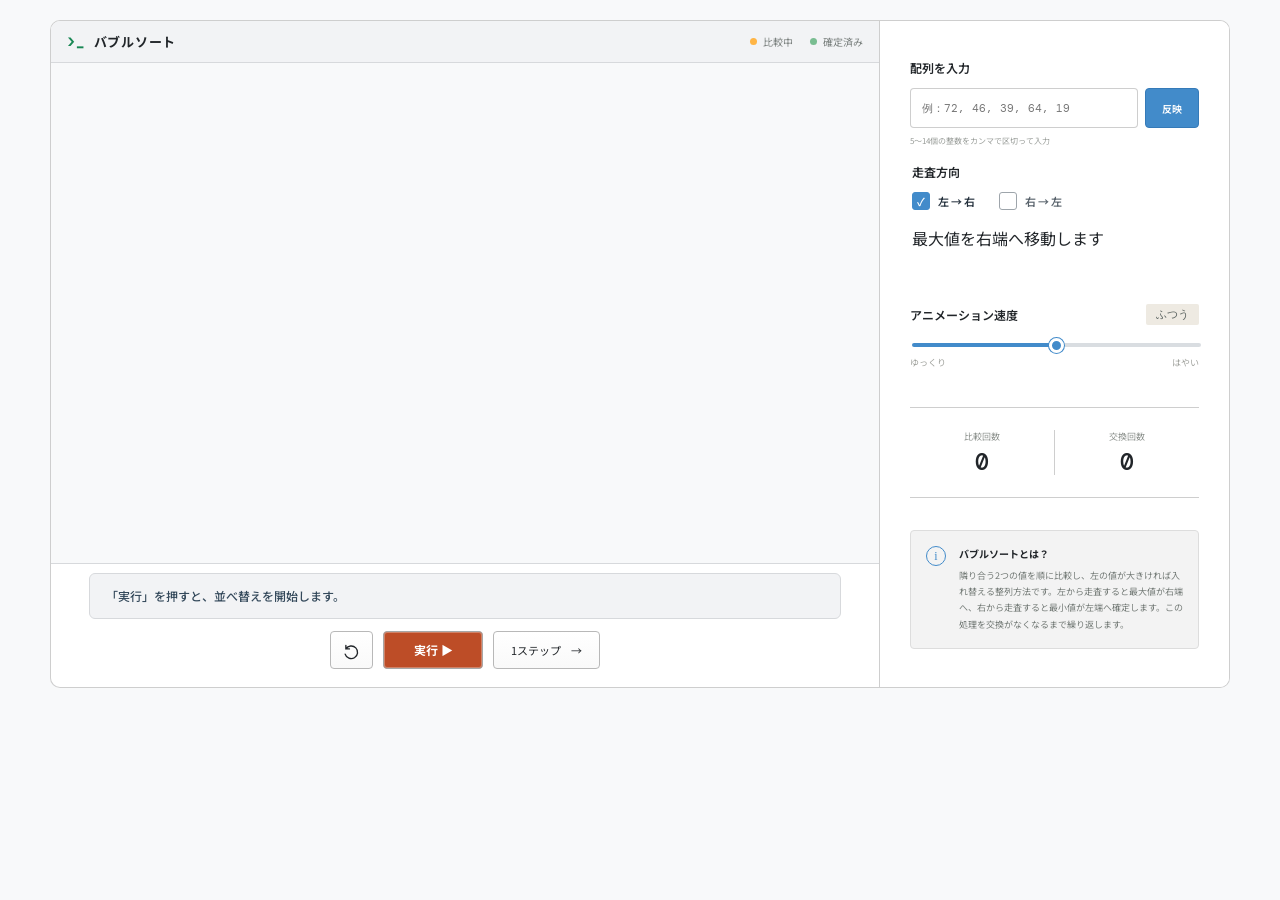
<file: algo/index.html>
<!doctype html>
<html lang="ja">
  <head>
    <meta charset="UTF-8" />
    <meta name="viewport" content="width=device-width, initial-scale=1.0" />
    <meta name="description" content="バブルソートの比較と交換を視覚的に学べるWebアプリ" />
    <title>Bubble Lab — バブルソート可視化</title>
    <link rel="preconnect" href="https://fonts.googleapis.com" />
    <link rel="preconnect" href="https://fonts.gstatic.com" crossorigin />
    <link href="https://fonts.googleapis.com/css2?family=DM+Mono:wght@400;500&family=Noto+Sans+JP:wght@400;500;600;700&display=swap" rel="stylesheet" />
    <link rel="stylesheet" href="styles.css" />
  </head>
  <body>
    <div class="page-shell">
      <main>
        <section class="workspace" aria-label="バブルソート可視化ツール">
          <div class="visual-panel">
            <div class="panel-topline">
              <h1>バブルソート</h1>
              <div class="legend" aria-label="色の説明">
                <span><i class="dot comparing"></i>比較中</span>
                <span><i class="dot sorted"></i>確定済み</span>
              </div>
            </div>

            <div class="chart-wrap">
              <div class="bars" id="bars" role="img" aria-label="並べ替える数値の棒グラフ"></div>
            </div>

            <div class="process-card" aria-live="polite">
              <div>
                <p class="process-message" id="processMessage">「実行」を押すと、並べ替えを開始します。</p>
              </div>
            </div>

            <div class="controls">
              <button class="icon-button" id="resetButton" type="button" title="リセット" aria-label="リセット">
                <svg viewBox="0 0 24 24" aria-hidden="true"><path d="M4.9 7.5A8 8 0 1 1 4 14m.9-6.5V3m0 4.5h4.5"/></svg>
              </button>
              <button class="play-button" id="playButton" type="button">
                <span id="playLabel">実行 ▶</span>
              </button>
              <button class="step-button" id="stepButton" type="button">1ステップ <span>→</span></button>
            </div>
          </div>

          <aside class="settings-panel">
            <div class="setting-group array-input-group">
              <label class="array-input-label" for="arrayInput">配列を入力</label>
              <div class="array-input-row">
                <input id="arrayInput" type="text" inputmode="numeric" autocomplete="off" placeholder="例：72, 46, 39, 64, 19" aria-describedby="arrayInputHint arrayInputError" />
                <button id="applyArrayButton" type="button">反映</button>
              </div>
              <p class="array-input-hint" id="arrayInputHint">5〜14個の整数をカンマで区切って入力</p>
              <p class="array-input-error" id="arrayInputError" role="alert"></p>
            </div>

            <fieldset class="setting-group direction-group">
              <legend>走査方向</legend>
              <div class="direction-options">
                <label><input type="radio" name="direction" value="ltr" checked /><span>左 → 右</span></label>
                <label><input type="radio" name="direction" value="rtl" /><span>右 → 左</span></label>
              </div>
              <p id="directionHint">最大値を右端へ移動します</p>
            </fieldset>

            <div class="setting-group">
              <div class="setting-heading"><label for="speedRange">アニメーション速度</label><output id="speedOutput">ふつう</output></div>
              <input id="speedRange" type="range" min="1" max="5" value="3" />
              <div class="range-labels"><span>ゆっくり</span><span>はやい</span></div>
            </div>

            <div class="stats" aria-label="実行統計">
              <div><span>比較回数</span><strong id="comparisonCount">0</strong></div>
              <div><span>交換回数</span><strong id="swapCount">0</strong></div>
            </div>

            <div class="tip-card">
              <span class="tip-icon">i</span>
              <div><b>バブルソートとは？</b><p>隣り合う2つの値を順に比較し、左の値が大きければ入れ替える整列方法です。左から走査すると最大値が右端へ、右から走査すると最小値が左端へ確定します。この処理を交換がなくなるまで繰り返します。</p></div>
            </div>
          </aside>
        </section>

      </main>

    </div>
    <script src="app.js"></script>
  </body>
</html>
</file>
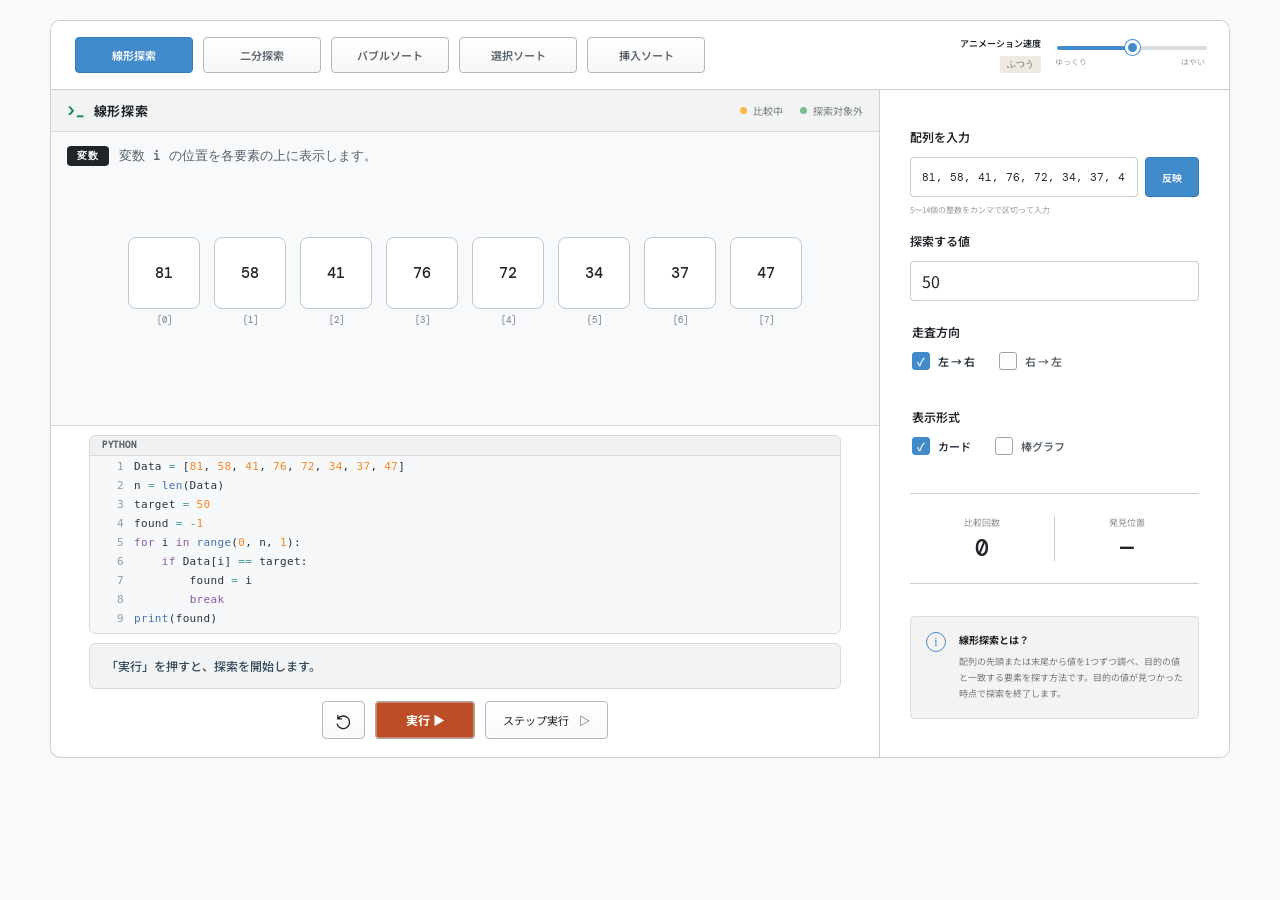
<file: algo/algo.html>
<!doctype html>
<html lang="ja">
  <head>
    <meta charset="UTF-8" />
    <meta name="viewport" content="width=device-width, initial-scale=1.0" />
    <meta name="description" content="バブルソート・選択ソート・挿入ソートの比較と交換を視覚的に学べるWebアプリ" />
    <title>アルゴリズム図鑑</title>
    <link rel="preconnect" href="https://fonts.googleapis.com" />
    <link rel="preconnect" href="https://fonts.gstatic.com" crossorigin />
    <link href="https://fonts.googleapis.com/css2?family=DM+Mono:wght@400;500&family=Noto+Sans+JP:wght@400;500;600;700&display=swap" rel="stylesheet" />
    <link rel="stylesheet" href="styles.css" />
  </head>
  <body>
    <div class="page-shell">
      <main>
        <section class="workspace" aria-label="ソートアルゴリズム可視化ツール">
          <div class="top-controls">
            <fieldset class="algorithm-switch" aria-label="アルゴリズムを選択">
              <div class="algorithm-options">
                <label><input type="radio" name="algorithm" value="linear" checked /><span>線形探索</span></label>
                <label><input type="radio" name="algorithm" value="binary" /><span>二分探索</span></label>
                <label><input type="radio" name="algorithm" value="bubble" /><span>バブルソート</span></label>
                <label><input type="radio" name="algorithm" value="selection" /><span>選択ソート</span></label>
                <label><input type="radio" name="algorithm" value="insertion" /><span>挿入ソート</span></label>
              </div>
            </fieldset>
            <div class="top-speed">
              <div class="setting-heading"><label for="speedRange">アニメーション速度</label><output id="speedOutput">ふつう</output></div>
              <div class="top-speed-range">
                <input id="speedRange" type="range" min="1" max="5" value="3" />
                <div class="range-labels"><span>ゆっくり</span><span>はやい</span></div>
              </div>
            </div>
          </div>

          <div class="visual-panel">
            <div class="panel-topline">
              <h1 id="algorithmTitle">バブルソート</h1>
              <div class="legend" aria-label="色の説明">
                <span><i class="dot comparing"></i>比較中</span>
                <span><i class="dot sorted"></i><span id="sortedLegendLabel">整列済み</span></span>
              </div>
            </div>

            <div class="chart-wrap">
              <div class="variable-display">
                <span>変数</span>
                <p class="variable-message" id="variableMessage" aria-live="polite">添字は各要素の下に表示されます。</p>
              </div>
              <div class="bars" id="bars" role="img" aria-label="並べ替える数値のカード"></div>
            </div>

            <div class="code-panel" id="codePanel" aria-label="Python code">
              <div class="code-panel-heading">Python</div>
              <ol class="python-code" id="pythonCode"></ol>
            </div>

            <div class="process-card" aria-live="polite">
              <div>
                <p class="process-message" id="processMessage">「実行」を押すと、並べ替えを開始します。</p>
              </div>
            </div>

            <div class="controls">
              <button class="icon-button" id="resetButton" type="button" title="リセット" aria-label="リセット">
                <svg viewBox="0 0 24 24" aria-hidden="true"><path d="M4.9 7.5A8 8 0 1 1 4 14m.9-6.5V3m0 4.5h4.5"/></svg>
              </button>
              <button class="play-button" id="playButton" type="button">
                <span id="playLabel">実行 ▶</span>
              </button>
              <button class="step-button" id="stepButton" type="button">ステップ実行 <span>▷</span></button>
            </div>
          </div>

          <aside class="settings-panel">
            <div class="setting-group array-input-group">
              <label class="array-input-label" for="arrayInput">配列を入力</label>
              <div class="array-input-row">
                <input id="arrayInput" type="text" inputmode="numeric" autocomplete="off" placeholder="例：72, 46, 39, 64, 19" aria-describedby="arrayInputHint arrayInputError" />
                <button id="applyArrayButton" type="button">反映</button>
              </div>
              <p class="array-input-hint" id="arrayInputHint">5〜14個の整数をカンマで区切って入力</p>
              <p class="array-input-error" id="arrayInputError" role="alert"></p>
            </div>

            <div class="setting-group search-target-group" id="searchTargetGroup" hidden>
              <label class="array-input-label" for="searchTargetInput">探索する値</label>
              <input id="searchTargetInput" type="number" min="1" max="99" value="50" inputmode="numeric" />
            </div>

            <fieldset class="setting-group direction-group">
              <legend>走査方向</legend>
              <div class="direction-options">
                <label><input type="radio" name="direction" value="ltr" checked /><span>左 → 右</span></label>
                <label><input type="radio" name="direction" value="rtl" /><span>右 → 左</span></label>
              </div>
            </fieldset>

            <fieldset class="setting-group direction-group">
              <legend>表示形式</legend>
              <div class="direction-options">
                <label><input type="radio" name="displayMode" value="cards" checked /><span>カード</span></label>
                <label><input type="radio" name="displayMode" value="bars" /><span>棒グラフ</span></label>
              </div>
            </fieldset>

            <div class="stats" aria-label="実行統計">
              <div><span id="comparisonLabel">比較回数</span><strong id="comparisonCount">0</strong></div>
              <div><span id="secondaryStatLabel">交換回数</span><strong id="swapCount">0</strong></div>
            </div>

            <div class="tip-card">
              <span class="tip-icon">i</span>
              <div><b id="algorithmTipTitle">バブルソートとは？</b><p id="algorithmTipText">隣り合う2つの値を順に比較し、左の値が大きければ入れ替える整列方法です。左から走査すると最大値が右端へ、右から走査すると最小値が左端へ確定します。この処理を交換がなくなるまで繰り返します。</p></div>
            </div>
          </aside>
        </section>

      </main>

    </div>
    <script src="app.js"></script>
  </body>
</html>
</file>
<file: algo/styles.css>
:root {
  --ink: #212529;
  --muted: #6c757d;
  --paper: #f8f9fa;
  --panel: #ffffff;
  --line: #bbbbbbb8;
  --orange: #bd4d27;
  --orange-dark: #a64020;
  --mint: #79bd91;
  --yellow: #ffb545;
  --blue: #428bca;
}

* { box-sizing: border-box; }
html { scroll-behavior: smooth; }
body { margin: 0; background: var(--paper); color: var(--ink); font-family: "Noto Sans JP", Meiryo, sans-serif; }
button, input { font: inherit; }
button { color: inherit; }
.page-shell { min-height: 100vh; min-height: 100svh; }
main {
  width: min(1180px, calc(100% - 40px));
  min-height: 100vh;
  min-height: 100svh;
  margin: auto;
  padding: 28px 0;
  display: flex;
  align-items: center;
}

.workspace { width: 100%; min-height: 610px; background: var(--panel); border: 1px solid var(--line); border-radius: 10px; display: grid; grid-template-columns: minmax(0, 1fr) 350px; grid-template-rows: auto 1fr; box-shadow: none; overflow: hidden; }
.top-controls { grid-column: 1 / -1; min-height: 69px; padding: 12px 24px; border-bottom: 1px solid var(--line); background: #fff; display: flex; align-items: center; justify-content: center; position: relative; }
.algorithm-switch { margin: 0; padding: 0; border: 0; position: absolute; left: 24px; }
.top-speed { width: 245px; display: flex; align-items: center; gap: 14px; position: absolute; right: 24px; }
.top-speed .setting-heading { flex: 0 0 auto; margin: 0; display: block; }
.top-speed .setting-heading label { display: block; margin-bottom: 6px; font-size: 9px; white-space: nowrap; }
.top-speed .setting-heading output { display: block; width: fit-content; margin-left: auto; padding: 4px 7px; font-size: 9px; }
.top-speed-range { flex: 1; min-width: 0; }
.top-speed-range .range-labels { margin-top: 6px; font-size: 8px; }
.algorithm-options { display: flex; gap: 10px; }
.algorithm-options label { position: relative; cursor: pointer; }
.algorithm-options input { position: absolute; opacity: 0; pointer-events: none; }
.algorithm-options span { min-width: 118px; padding: 9px 16px; display: block; border: 1px solid #b8b8b8; border-radius: 4px; background: linear-gradient(#fff, #f7f7f7); color: #59636c; font-size: 11px; font-weight: 600; text-align: center; transition: background .15s, border-color .15s, color .15s; user-select: none; }
.algorithm-options label:hover span { background: linear-gradient(#fff, #eeeeee); }
.algorithm-options input:checked + span { border-color: #357ab8; background: var(--blue); color: #fff; }
.algorithm-options input:focus-visible + span { box-shadow: 0 0 0 3px rgba(66, 139, 202, .2); }
.visual-panel { padding: 29px 38px 34px; display: flex; flex-direction: column; min-width: 0; }
.settings-panel { border-left: 1px solid var(--line); padding: 38px 30px; background: #fff; min-width: 0; }
.panel-topline { height: 42px; margin: -29px -38px 0; padding: 0 16px; display: flex; align-items: center; justify-content: space-between; background: #f2f3f5; border-bottom: 1px solid #d7d9dc; }
.panel-topline h1 { margin: 0; font-size: 13px; font-weight: 700; letter-spacing: .06em; }
.panel-topline h1::before { content: ">_"; margin-right: 9px; color: #198754; font-family: "DM Mono", monospace; }
.legend { display: flex; gap: 17px; color: #7b817f; font-size: 10px; }
.legend span { display: flex; gap: 6px; align-items: center; }
.dot { width: 7px; height: 7px; border-radius: 50%; display: inline-block; }.dot.comparing { background: var(--yellow); }.dot.sorted { background: var(--mint); }
.variable-display { display: flex; align-items: center; gap: 10px; position: absolute; top: 14px; left: 16px; }
.variable-display > span { padding: 5px 10px; border-radius: 4px; background: #1f252b; color: #fff; font: 700 10px/1 "DM Mono", monospace; letter-spacing: .08em; }
.variable-message { margin: 0; color: #53616d; font: 500 13px/1.5 "DM Mono", monospace; }
.chart-wrap { flex: 1; min-height: 310px; display: flex; align-items: center; margin: 0 -38px; padding: 34px 6%; background: #f8f9fa; border-bottom: 1px solid #d7d9dc; position: relative; }
.bars { width: 100%; display: flex; flex-wrap: wrap; align-items: center; justify-content: center; gap: clamp(8px, 1.4vw, 14px); }
.bars.view-cards { row-gap: 36px; }
.bar-item { flex: 1 1 42px; max-width: 72px; min-width: 38px; position: relative; }
.bar { width: 100%; aspect-ratio: 1; display: grid; place-items: center; border: 1px solid #bcc8d2; border-radius: 8px; background: #fff; position: relative; transition: background .2s, border-color .2s, color .2s, transform .2s; }
.bar-value { font: 500 clamp(11px, 1.4vw, 15px)/1 "DM Mono", monospace; transition: color .2s; }
.index-label { display: block; margin-top: 7px; color: #8a9299; font: 500 9px/1 "DM Mono", monospace; text-align: center; }
.variable-badges { min-height: 17px; display: flex; justify-content: center; gap: 3px; position: absolute; top: -22px; left: 50%; transform: translateX(-50%); white-space: nowrap; }
.variable-badges:empty { display: none; }
.variable-badges code { min-width: 17px; height: 17px; padding: 0 4px; border-radius: 3px; background: #34495b; color: #fff; font: 600 9px/17px "DM Mono", monospace; text-align: center; }
.bar-item.comparing .bar { border-color: #dda035; background: #fff3d4; transform: translateY(-15px); }
.bar-item.swapping .bar { border-color: var(--orange-dark); background: var(--orange); color: #fff; transform: translateY(-5px); }
.bar-item.sorted .bar { border-color: #5d9f75; background: #e2f2e7; }
.bar-item.sorted .bar-value { color: #326c52; }
.bar-item.excluded .bar { border-color: #b8bec4; background: #e5e7e9; }
.bar-item.excluded .bar-value { color: #777f86; }
.bar-item.excluded.comparing .bar { border-color: #dda035; background: #fff3d4; color: var(--ink); transform: translateY(-15px); }
.bar-item.excluded.comparing .bar-value { color: var(--ink); }
.bar-item.swapping .bar-value { color: #fff; }
.bar-item.sorted.comparing .bar { border-color: #dda035; background: #fff3d4; transform: translateY(-15px); }
.bar-item.sorted.comparing .bar-value { color: var(--ink); }
.bar-item.sorted.swapping .bar { border-color: var(--orange-dark); background: var(--orange); transform: translateY(-5px); }
.bar-item.sorted.swapping .bar-value { color: #fff; }
.bars.view-bars { height: 280px; flex-wrap: nowrap; align-items: flex-end; }
.view-bars .bar-item { height: 100%; max-width: 64px; min-width: 14px; display: flex; flex-direction: column; justify-content: flex-end; align-items: center; }
.view-bars .bar { height: var(--bar-height); flex-shrink: 0; aspect-ratio: auto; border: 0; border-radius: 3px 3px 0 0; background: #cfd9e2; box-shadow: none; position: relative; }
.view-bars .bar-value { position: absolute; top: -17px; left: 50%; transform: translateX(-50%); color: var(--ink); font-size: 10px; }
.view-bars .variable-badges { top: -38px; }
.view-bars .bar-item.comparing .bar { background: var(--yellow); transform: none; box-shadow: none; }
.view-bars .bar-item.swapping .bar { background: var(--orange); transform: none; box-shadow: none; }
.view-bars .bar-item.sorted .bar { background: var(--mint); }
.view-bars .bar-item.excluded .bar { background: #b8bec4; }
.view-bars .bar-item.excluded .bar-value { color: #697078; }
.view-bars .bar-item.excluded.comparing .bar { background: var(--yellow); transform: none; }
.view-bars .bar-item.excluded.comparing .bar-value { color: var(--ink); }
.view-bars .bar-item.sorted .bar-value { color: #326c52; }
.view-bars .bar-item.swapping .bar-value { color: var(--ink); }
.view-bars .bar-item.sorted.comparing .bar { background: var(--yellow); transform: none; box-shadow: none; }
.view-bars .bar-item.sorted.swapping .bar { background: var(--orange); transform: none; box-shadow: none; }
.view-bars .bar-item.sorted.comparing .bar-value,
.view-bars .bar-item.sorted.swapping .bar-value { color: var(--ink); }
.process-card { min-height: 52px; margin-top: 14px; border: 1px solid #d7d9dc; background: #f2f3f5; border-radius: 6px; display: flex; align-items: center; padding: 11px 16px; }
.code-panel { margin-top: 14px; overflow: hidden; border: 1px solid #d7d9dc; border-radius: 6px; background: #f7f8f9; }
.code-panel[hidden] { display: none; }
.code-panel-heading { padding: 7px 12px; border-bottom: 1px solid #d7d9dc; background: #eef0f2; color: #59636c; font: 700 9px/1 "DM Mono", monospace; letter-spacing: .08em; text-transform: uppercase; }
.python-code { margin: 0; padding: 5px 0; list-style: none; color: #263442; font: 300 11px/1.55 Monaco, Menlo, "Ubuntu Mono", Consolas, source-code-pro, monospace; letter-spacing: .03em; }
.python-code li { min-height: 20px; padding: 1px 12px 1px 44px; position: relative; white-space: pre; transition: background .15s, color .15s; }
.python-code li::before { content: attr(data-line); width: 24px; position: absolute; left: 10px; color: #929aa1; text-align: right; }
.python-code li.active { background: #fff0c9; color: #17212b; }
.python-code li.active::before { color: #bd4d27; }
.python-code .token-keyword { color: #8959a8; font-weight: 400; }
.python-code .token-function { color: #4271ae; }
.python-code .token-string { color: #718c00; }
.python-code .token-number { color: #f5871f; }
.python-code .token-comment { color: #8e908c; }
.python-code .token-operator { color: #3e999f; }
.process-message { margin: 0; color: #34495b; font-size: 12px; font-weight: 500; line-height: 1.6; }
.controls { display: flex; justify-content: center; align-items: center; gap: 10px; padding-top: 23px; }
.controls button { height: 38px; border: 1px solid #b8b8b8; background: linear-gradient(#fff, #f9f9f9); border-radius: 4px; cursor: pointer; transition: background .15s, transform .15s; }
.controls button:hover { background: linear-gradient(#fff, #f0f0f0); transform: none; box-shadow: none; }
.icon-button { width: 43px; padding: 11px; }.icon-button svg { fill: none; stroke: currentColor; stroke-width: 1.7; stroke-linecap: round; stroke-linejoin: round; }
.play-button { width: 100px; height: 38px !important; background: #bd4d27 !important; color: white !important; border: 1px solid #a7a7a7 !important; display: flex; align-items: center; justify-content: center; font-size: 12px; font-weight: 700; box-shadow: inset 0 0 0 1px rgba(255,255,255,.3) !important; }
.play-button:hover { background: var(--orange-dark) !important; }
.step-button { padding: 0 17px; font-size: 11px; }.step-button span { margin-left: 8px; }
.controls button:disabled { opacity: .45; pointer-events: none; }

.setting-group { margin-bottom: 38px; }
.array-input-group { margin-bottom: 16px; }
.search-target-group { margin-bottom: 22px; }
.search-target-group[hidden] { display: none; }
.search-target-group input { width: 100%; height: 40px; padding: 0 11px; border: 1px solid var(--line); border-radius: 4px; color: var(--ink); background: #fff; }
.array-input-label { display: block; margin-bottom: 12px; font-size: 12px; font-weight: 600; }
.array-input-row { display: flex; gap: 7px; }
.array-input-row input {
  width: 100%;
  min-width: 0;
  height: 40px;
  padding: 0 11px;
  border: 1px solid var(--line);
  border-radius: 4px;
  outline: none;
  background: #fff;
  color: var(--ink);
  font: 400 11px/1 "DM Mono", monospace;
  transition: border-color .2s, box-shadow .2s;
}
.array-input-row input:focus { border-color: var(--blue); box-shadow: 0 0 0 3px rgba(66, 139, 202, .13); }
.array-input-row input.invalid { border-color: var(--orange-dark); }
.array-input-row button { flex: 0 0 54px; height: 40px; border: 1px solid #357ab8; border-radius: 4px; background: var(--blue); color: #fff; font-size: 10px; font-weight: 600; cursor: pointer; transition: .15s; }
.array-input-row button:hover { background: #357ab8; }
.array-input-hint, .array-input-error { margin: 7px 0 0; font-size: 8px; line-height: 1.5; }
.array-input-hint { color: #999d99; }
.array-input-error { color: var(--orange-dark); }
.array-input-error:empty { display: none; }
.direction-group { min-width: 0; padding: 0; border: 0; }
.direction-group legend { margin-bottom: 12px; padding: 0; font-size: 12px; font-weight: 600; }
.direction-options { display: flex; flex-wrap: wrap; gap: 10px 24px; }
.direction-options label { position: relative; cursor: pointer; }
.direction-options input { position: absolute; opacity: 0; pointer-events: none; }
.direction-options span { display: flex; align-items: center; gap: 8px; color: #59636c; font-size: 11px; font-weight: 600; transition: color .15s; user-select: none; }
.direction-options span::before { content: ""; width: 16px; height: 16px; display: grid; place-items: center; border: 1px solid #9ea5ab; border-radius: 3px; background: #fff; color: #fff; font-size: 11px; line-height: 1; transition: .15s; }
.direction-options input:checked + span { color: #25313d; }
.direction-options input:checked + span::before { content: "✓"; border-color: var(--blue); background: var(--blue); }
.direction-options input:focus-visible + span::before { box-shadow: 0 0 0 3px rgba(66, 139, 202, .2); }
.setting-heading { display: flex; align-items: center; justify-content: space-between; margin-bottom: 18px; }
.setting-heading label { font-size: 12px; font-weight: 600; }
.setting-heading output { background: #eeeae2; border-radius: 2px; padding: 5px 10px; font: 500 11px/1 "DM Mono", monospace; color: #5e6663; }
input[type="range"] { width: 100%; appearance: none; height: 4px; background: linear-gradient(to right, var(--blue) 0 50%, #d9dde1 50% 100%); border-radius: 2px; display: block; }
input[type="range"]::-webkit-slider-thumb { appearance: none; width: 15px; height: 15px; border-radius: 50%; background: var(--blue); border: 3px solid var(--panel); box-shadow: 0 0 0 1px var(--blue); cursor: pointer; }
.range-labels { display: flex; justify-content: space-between; color: #a0a29d; font-size: 9px; margin-top: 9px; }
.stats { margin: 32px 0; border-top: 1px solid var(--line); border-bottom: 1px solid var(--line); padding: 22px 0; display: grid; grid-template-columns: repeat(2, 1fr); }
.stats div { text-align: center; border-right: 1px solid var(--line); }.stats div:last-child { border: 0; }
.stats span { color: #8d928e; font-size: 9px; display: block; margin-bottom: 8px; }
.stats strong { font: 500 23px/1 "DM Mono", monospace; }
.tip-card { display: flex; gap: 13px; background: #f3f3f3; border: 1px solid #ddd; padding: 15px; border-radius: 4px; }
.tip-icon { flex: 0 0 20px; width: 20px; height: 20px; border: 1px solid var(--blue); color: var(--blue); border-radius: 50%; text-align: center; font: 500 12px/18px serif; user-select: none; -webkit-user-select: none; }
.tip-card b { display: block; font-size: 10px; margin-bottom: 7px; }.tip-card p { margin: 0; color: #747b77; font-size: 9px; line-height: 1.8; }

@media (min-width: 851px) and (max-height: 900px) {
  main { padding: 20px 0 12px; align-items: flex-start; }
  .visual-panel { padding-bottom: 18px; }
  .chart-wrap { min-height: 250px; padding-top: 28px; padding-bottom: 22px; }
  .bars.view-bars { height: 220px; }
  .code-panel { margin-top: 9px; }
  .code-panel-heading { padding-top: 5px; padding-bottom: 5px; }
  .python-code { padding: 3px 0; line-height: 1.5; }
  .python-code li { min-height: 19px; padding-top: 0; padding-bottom: 0; }
  .process-card { min-height: 46px; margin-top: 9px; padding-top: 8px; padding-bottom: 8px; }
  .controls { padding-top: 12px; }
}

@media (max-width: 850px) {
  main { align-items: flex-start; }
  .workspace { grid-template-columns: 1fr; }
  .workspace { min-height: auto; }
  .settings-panel { border-left: 0; border-top: 1px solid var(--line); }
  .top-controls { justify-content: space-between; }
  .algorithm-switch { position: static; }
  .top-speed { position: static; }
}
@media (max-width: 560px) {
  main { width: min(100% - 24px, 1180px); }
  main { width: min(100% - 24px, 1180px); padding: 24px 0; }
  .visual-panel { padding: 22px 14px 24px; }
  .panel-topline { margin: -22px -14px 0; }
  .chart-wrap { margin: 0 -14px; }
  .process-card { margin-top: 12px; }
  .chart-wrap { padding-left: 0; padding-right: 0; min-height: 270px; }
  .bars { gap: 7px; }
  .bar-item { flex-basis: 36px; min-width: 32px; }
  .bar-value { font-size: 11px; }
  .bars.view-bars { height: 240px; gap: 4px; }
  .view-bars .bar-item { min-width: 10px; }
  .view-bars .bar-value { font-size: 8px; }
  .legend { gap: 9px; }.legend span { font-size: 8px; }
  .process-card { padding: 13px; }.process-message { font-size: 10px; }
  .step-button { padding: 0 10px; }.play-button { width: 125px; }
  .settings-panel { padding: 30px 22px; }
  .top-controls { padding: 12px; flex-direction: column; gap: 12px; }
  .algorithm-switch { width: 100%; }
  .algorithm-options { width: 100%; }
  .algorithm-options label { flex: 1; }
  .algorithm-options span { min-width: 0; padding: 8px; }
  .top-speed { width: min(100%, 270px); }
}

@media (prefers-reduced-motion: reduce) { *, *::before, *::after { scroll-behavior: auto !important; animation-duration: .01ms !important; transition-duration: .01ms !important; } }
</file>
